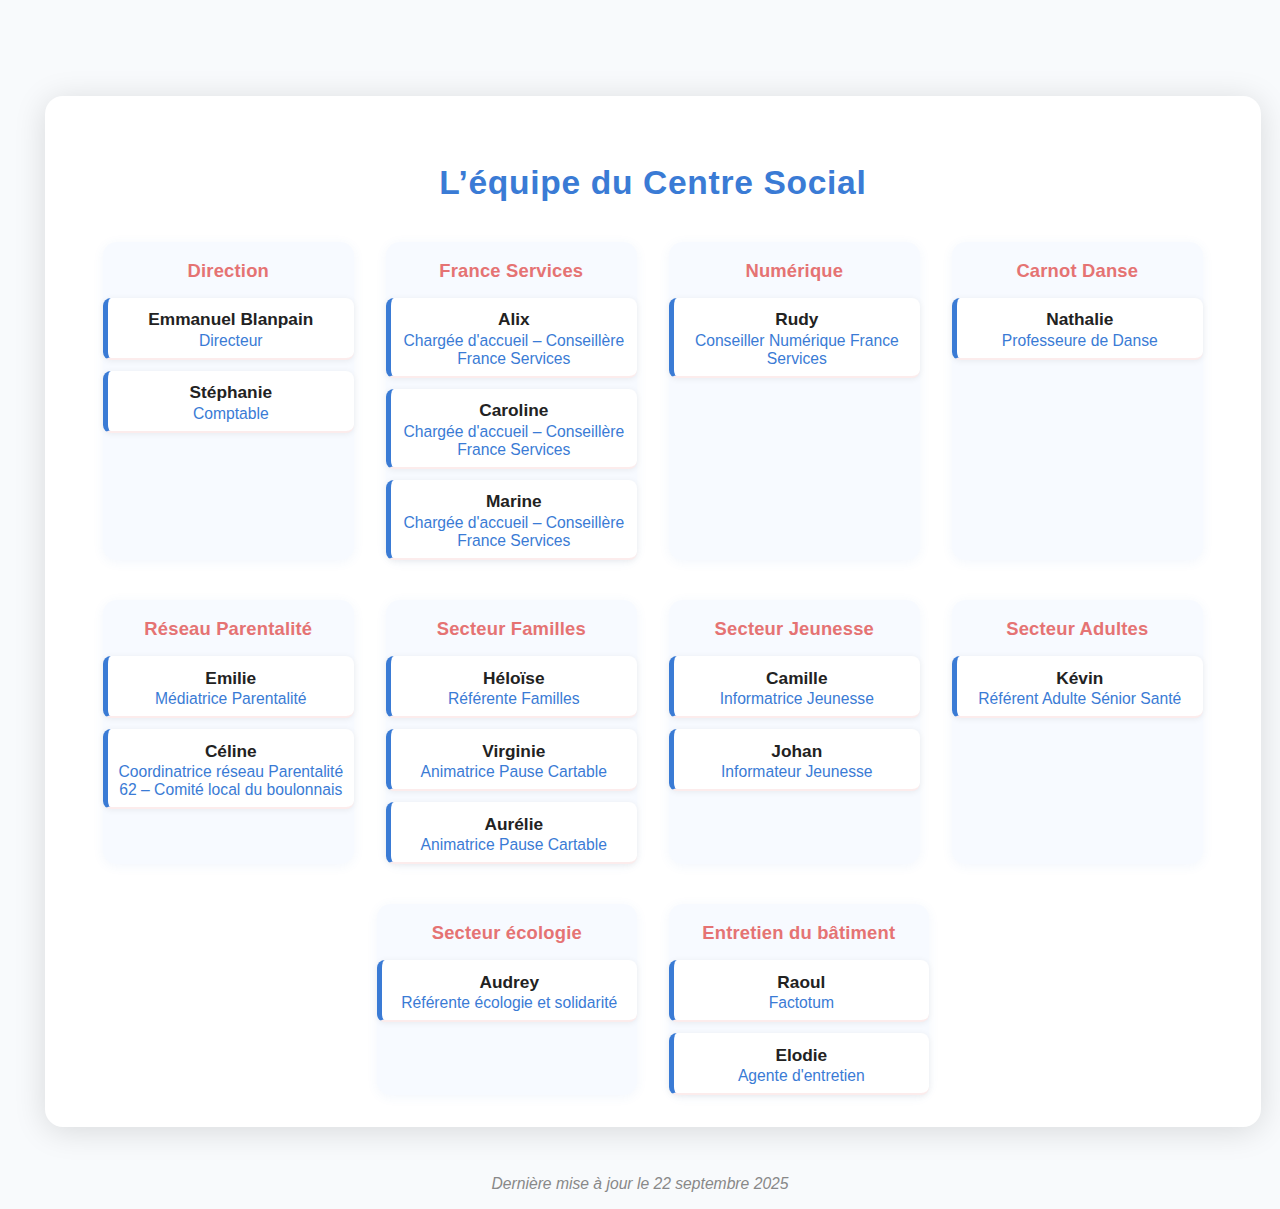
<file: empty.html>
<!DOCTYPE html>
<html lang="en">

<head>
  <meta charset="UTF-8">
  <meta name="viewport" content="width=device-width, initial-scale=1.0">
  <title>Document</title>
  <link rel="stylesheet" href="./files/styles.css">
</head>

<body>
  <main>
    <section class="equipe-centre">
      <h2>L’équipe du Centre Social</h2>
      <div class="equipe-secteurs">

        <div class="equipe-bloc">
          <h3>Direction</h3>
          <div class="equipe-list">
            <div class="equipe-card"><span class="equipe-nom">Emmanuel Blanpain</span><span
                class="equipe-role">Directeur</span></div>
            <div class="equipe-card"><span class="equipe-nom">Stéphanie</span><span class="equipe-role">Comptable</span>
            </div>
          </div>
        </div>

        <div class="equipe-bloc">
          <h3>France Services</h3>
          <div class="equipe-list">
            <div class="equipe-card"><span class="equipe-nom">Alix</span><span class="equipe-role">Chargée d'accueil –
                Conseillère France Services</span></div>
            <div class="equipe-card"><span class="equipe-nom">Caroline</span><span class="equipe-role">Chargée d'accueil
                –
                Conseillère France Services</span></div>
            <div class="equipe-card"><span class="equipe-nom">Marine</span><span class="equipe-role">Chargée d'accueil –
                Conseillère France Services</span></div>
          </div>
        </div>

        <div class="equipe-bloc">
          <h3>Numérique</h3>
          <div class="equipe-list">
            <div class="equipe-card"><span class="equipe-nom">Rudy</span><span class="equipe-role">Conseiller Numérique
                France Services</span></div>
          </div>
        </div>

        <div class="equipe-bloc">
          <h3>Carnot Danse</h3>
          <div class="equipe-list">
            <div class="equipe-card"><span class="equipe-nom">Nathalie</span><span class="equipe-role">Professeure de
                Danse</span></div>
          </div>
        </div>

        <div class="equipe-bloc">
          <h3>Réseau Parentalité</h3>
          <div class="equipe-list">
            <div class="equipe-card"><span class="equipe-nom">Emilie</span><span class="equipe-role">Médiatrice
                Parentalité</span></div>
            <div class="equipe-card"><span class="equipe-nom">Céline</span><span class="equipe-role">Coordinatrice
                réseau
                Parentalité 62 – Comité local du boulonnais</span></div>
          </div>
        </div>

        <div class="equipe-bloc">
          <h3>Secteur Familles</h3>
          <div class="equipe-list">
            <div class="equipe-card"><span class="equipe-nom">Héloïse</span><span class="equipe-role">Référente
                Familles</span></div>
            <div class="equipe-card"><span class="equipe-nom">Virginie</span><span class="equipe-role">Animatrice Pause
                Cartable</span></div>
            <div class="equipe-card"><span class="equipe-nom">Aurélie</span><span class="equipe-role">Animatrice Pause
                Cartable</span></div>
          </div>
        </div>

        <div class="equipe-bloc">
          <h3>Secteur Jeunesse</h3>
          <div class="equipe-list">
            <div class="equipe-card"><span class="equipe-nom">Camille</span><span class="equipe-role">Informatrice
                Jeunesse</span></div>
            <div class="equipe-card"><span class="equipe-nom">Johan</span><span class="equipe-role">Informateur
                Jeunesse</span></div>
          </div>
        </div>

        <div class="equipe-bloc">
          <h3>Secteur Adultes</h3>
          <div class="equipe-list">
            <div class="equipe-card"><span class="equipe-nom">Kévin</span><span class="equipe-role">Référent Adulte
                Sénior
                Santé</span></div>
          </div>
        </div>

        <div class="equipe-bloc">
          <h3>Secteur écologie</h3>
          <div class="equipe-list">
            <div class="equipe-card"><span class="equipe-nom">Audrey</span><span class="equipe-role">Référente écologie
                et
                solidarité</span></div>
          </div>
        </div>

        <div class="equipe-bloc">
          <h3>Entretien du bâtiment</h3>
          <div class="equipe-list">
            <div class="equipe-card"><span class="equipe-nom">Raoul</span><span class="equipe-role">Factotum</span>
            </div>
            <div class="equipe-card"><span class="equipe-nom">Elodie</span><span class="equipe-role">Agente
                d'entretien</span></div>
          </div>
        </div>

      </div>
    </section>
    <p class="maj-info">Dernière mise à jour le 22 septembre 2025</p>
  </main>
</body>

</html>
</file>
<file: files/styles.css>
html,
body {
  height: 100%;
  margin: 0;
  padding: 0;
}

body {
  min-height: 100vh;
  display: flex;
  flex-direction: column;
}

main {
  flex: 1 0 auto;
}

footer {
  background: #3a7bd5;
  color: #fff;
  text-align: center;
  padding: 1rem 0;
  margin-top: 2rem;
  font-size: 1rem;
}

.footer-container {
  display: flex;
  flex-wrap: wrap;
  justify-content: space-between;
  gap: 2em;
  max-width: 1200px;
  margin: 0 auto;
}

.footer-contact, .footer-links {
  flex: 1;
  min-width: 250px;
}

.footer-contact {
  background: none;
  box-shadow: none;
  color: inherit;
}


.footer-contact h3,
.footer-links h3 {
  font-size: 1.2em;
  margin-bottom: 0.5em;
}

.footer-links ul {
  list-style: none;
  padding: 0;
}

.footer-links li {
  margin: 0.4em 0;
}

.footer-links a,
.footer-contact a {
  color: #9dc6ff;
  text-decoration: none;
}

.footer-links a:hover,
.footer-contact a:hover {
  text-decoration: underline;
}

.footer-icon {
  margin-right: 0.5em;
}

.footer-bottom {
  text-align: center;
  margin-top: 2em;
  font-size: 0.85em;
  color: #ffffff;
}

body {
  font-family: 'Montserrat', Arial, sans-serif;
  margin: 0;
  background: #f8fafc;
  color: #222;
}

header {
  background-image: url(../imgs/bg.jpg);
  color: #fff;
  padding-bottom: 0;
  /* Enlève tout espace sous le hero */
}

nav {
  position: sticky;
  top: 0;
  z-index: 10;
  background: #3a7bd5;
  color: #fff;
  box-shadow: 0 2px 8px #3a7bd533;
  display: flex;
  justify-content: center;
  align-items: center;
  padding: 1.2rem 0 1.2rem 0;
  margin: 0;
  /* Pas d'espace au-dessus */
}

.logo {
  font-size: 2rem;
  font-weight: 700;
  letter-spacing: 2px;
}

nav ul {
  list-style: none;
  display: flex;
  gap: 2rem;
  margin: 0;
  padding: 0;
  justify-content: center;
  align-items: center;
  position: relative;
}

nav ul li {
  position: relative;
}

nav ul li a {
  color: #fff;
  text-decoration: none;
  font-weight: 500;
  font-size: 1.1rem;
  transition: color 0.25s, border-bottom 0.25s;
  border-bottom: 2px solid transparent;
  padding: 0.2rem 0.5rem;
  display: flex;
  align-items: center;
  gap: 0.5em;
}

nav ul li:hover>a,
nav ul li a:focus {
  background: #e6f0fa;
  color: #222;
  border-bottom: 2px solid #fff;
  border-radius: 6px 6px 0 0;
}

nav ul .submenu {
  display: none;
  position: absolute;
  left: 0;
  top: 100%;
  background: #fff;
  min-width: 220px;
  box-shadow: 0 2px 8px #ffb34733;
  border-radius: 0 0 10px 10px;
  padding: 0.5rem 0;
  z-index: 20;
  flex-direction: column;
  gap: 0;
  text-align: center;
}

nav ul li:hover>.submenu,
nav ul li:focus-within>.submenu {
  display: flex;
}

nav ul .submenu li a {
  color: #3a7bd5;
  font-weight: 500;
  padding: 0.7rem 1.2rem;
  background: none;
  border: none;
  border-radius: 0;
  font-size: 1rem;
  justify-content: center;
  text-align: center;
}

nav ul .submenu li a:hover,
nav ul .submenu li a:focus {
  background: #fff3e0;
  color: #222;
  border-radius: 0;
}

.hero {
  position: relative;
  height: 100vh;
  min-height: 500px;
  background: url(../imgs/bg.jpg) center center/cover no-repeat;
  display: flex;
  align-items: center;
  justify-content: center;
  margin-bottom: 0;
  /* Pas d'espace sous le hero */
}

.hero-overlay {
  background: rgba(0, 0, 0, 0.45);
  padding: 3rem 2rem;
  border-radius: 24px;
  text-align: center;
}

.hero h1 {
  color: #fff;
  font-size: 3.5rem;
  margin-bottom: 1.5rem;
  text-shadow: 0 4px 24px #0008;
}

.hero p {
  color: #fff;
  font-size: 1.7rem;
  text-shadow: 0 2px 12px #0008;
  margin-bottom: 2rem;
}

.cta {
  background: #fff;
  color: #ffb347;
  padding: 1rem 2rem;
  border-radius: 30px;
  font-weight: bold;
  text-decoration: none;
  font-size: 1.1rem;
  transition: background 0.2s, color 0.2s;
}

.cta:hover {
  background: #ffb347;
  color: #fff;
  border: 2px solid #fff;
}

main {
  max-width: 900px;
  margin: 2rem auto;
  padding: 0 1rem;
}

.actus,
.agenda {
  background: #fff;
  border-radius: 16px;
  box-shadow: 0 2px 8px #ffb34733;
  margin-bottom: 2rem;
  padding: 2rem;
}

.actus-list {
  display: flex;
  gap: 2rem;
  flex-wrap: wrap;
}

.actus-list article {
  flex: 1 1 200px;
  background: #e6f0fa;
  border-radius: 10px;
  padding: 1rem;
  margin-bottom: 1rem;
}

.hero-logo {
  display: block;
  margin: 0 auto 2rem auto;
  max-width: 180px;
  width: 100%;
  height: auto;
}

.bandeau-financeurs {
  background: #fff;
  padding: 0.7rem 0;
  text-align: center;
  box-shadow: 0 2px 8px #3a7bd533;
}

.bandeau-financeurs img {
  max-width: 90vw;
  max-height: 70px;
  width: auto;
  height: auto;
  object-fit: contain;
  vertical-align: middle;
}

/* Largeur accrue pour toutes les sections principales */
main,
section.agenda,
section.actus,
section.guide-rentree,
section.facebook-embed,
section.mot-president,
section.orga-president,
section.equipe-centre {
  max-width: 1200px;
  width: 95vw;
  margin-left: auto;
  margin-right: auto;
  box-sizing: border-box;
}

/* Pour les containers internes si besoin */
.guides-container,
.actus-list,
.equipe-secteurs {
  max-width: 1100px;
  width: 100%;
  margin-left: auto;
  margin-right: auto;
}

/* Responsive : garde un peu de marge sur petits écrans */
@media (max-width: 1300px) {

  main,
  section.agenda,
  section.actus,
  section.guide-rentree,
  section.facebook-embed,
  section.mot-president,
  section.orga-president,
  section.equipe-centre {
    max-width: 98vw;
    padding-left: 1vw;
    padding-right: 1vw;
  }
}

/* Responsive: menu en colonne sur mobile */
@media (max-width: 800px) {
  nav ul {
    flex-direction: column;
    gap: 0.5rem;
  }

  nav ul li {
    width: 100%;
  }

  nav ul .submenu {
    position: static;
    min-width: unset;
    box-shadow: none;
    border-radius: 0 0 10px 10px;
  }

  .facebook-feed-modern,
  .facebook-feed-modern iframe {
    max-width: 98vw !important;
    width: 100% !important;
  }
}

.arrow {
  font-size: 0.8em;
  margin-left: 0.3em;
  transition: transform 0.2s;
  display: inline-block;
}

/* Flèche qui pivote quand le menu est ouvert */
nav ul li:hover>a .arrow,
nav ul li:focus-within>a .arrow {
  transform: rotate(180deg);
}

.guide-rentree {
  max-width: 900px;
  margin: 2rem auto;
  padding: 2rem 1rem;
  background: #e6f0fa;
  border-radius: 18px;
  text-align: center;
}

.guide-rentree h2 {
  color: #3a7bd5;
  margin-bottom: 2rem;
}

.guides-container {
  display: flex;
  justify-content: center;
  gap: 2rem;
  flex-wrap: wrap;
}

.guide-img {
  max-width: 220px;
  width: 100%;
  border-radius: 12px;
  box-shadow: 0 2px 8px #3a7bd533;
}

figure {
  margin: 0;
}

figcaption {
  margin-top: 0.7rem;
  font-size: 1.1rem;
  color: #222;
}

.modal-guide {
  display: none;
  position: fixed;
  z-index: 1002;
  left: 0;
  top: 0;
  width: 100vw;
  height: 100vh;
  background: rgba(30, 40, 60, 0.85);
  justify-content: center;
  align-items: center;
  transition: opacity 0.2s;
}

.modal-guide.open {
  display: flex;
}

.modal-guide img {
  max-width: 90vw;
  max-height: 85vh;
  border-radius: 12px;
  box-shadow: 0 4px 32px #0008;
  background: #fff;
  padding: 1rem;
}

.modal-close {
  position: absolute;
  top: 2.5vh;
  right: 3vw;
  font-size: 2.5rem;
  color: #fff;
  cursor: pointer;
  z-index: 1003;
  font-weight: bold;
  text-shadow: 0 2px 8px #000a;
  transition: color 0.2s;
}

.modal-close:hover {
  color: #ff0000;
}

#calendar {
  background: #fff;
  border-radius: 16px;
  box-shadow: 0 2px 8px #3a7bd533;
  padding: 1.5rem;
  margin-top: 2rem;
}

.fc .fc-toolbar-title {
  color: #3a7bd5;
  font-size: 1.5rem;
}

.fc-event,
.fc-event-main {
  cursor: pointer;
}

.fc-daygrid-day.fc-day-past {
  background: #f0f0f0 !important;
  color: #707070 !important;
  opacity: 0.7;
}

.pastille-secteur {
  display: inline-block;
  font-size: 0.85em;
  border-radius: 1em;
  padding: 0.2em 0.8em;
  margin-right: 0.5em;
  margin-bottom: 0.2em;
  vertical-align: middle;
  font-weight: 600;
  letter-spacing: 0.03em;
  color: #fff;
}

.pastille-ecosol {
  background: #3a7bd5;
}

.pastille-familles {
  background: #43a047;
}

.pastille-pij {
  background: #fbc02d;
  color: #222;
}

.pastille-cyber-base {
  background: #8e24aa;
}

.pastille-adultes {
  background: #e53935;
}

.mot-president {
  max-width: 600px;
  margin: 4rem auto 3rem auto;
  background: #fff;
  border-radius: 18px;
  box-shadow: 0 4px 32px #0002;
  padding: 2.5rem 2rem 2rem 2rem;
  text-align: center;
  position: relative;
}

.mot-president h2 {
  font-family: 'Montserrat', sans-serif;
  font-size: 2.1rem;
  color: #3a7bd5;
  margin-bottom: 1.5rem;
  letter-spacing: 0.02em;
}

.mot-president blockquote {
  margin: 0;
  padding: 0;
  font-size: 1.18rem;
  color: #222;
  font-style: italic;
  line-height: 1.7;
  border-left: 5px solid #3a7bd5;
  background: #f7faff;
  border-radius: 10px;
  padding: 1.5rem 1.2rem 1.2rem 1.5rem;
  box-shadow: 0 2px 12px #3a7bd511;
}

.mot-president blockquote footer {
  margin-top: 1.5rem;
  font-style: normal;
  color: #ffffff;
  font-size: 1rem;
  letter-spacing: 0.01em;
}

.orga-president {
  max-width: 900px;
  margin: 3rem auto 3rem auto;
  background: #fff;
  border-radius: 18px;
  box-shadow: 0 4px 32px #0002;
  padding: 2.5rem 2rem 2rem 2rem;
  text-align: center;
  position: relative;
}

.orga-president h2 {
  font-family: 'Montserrat', sans-serif;
  font-size: 2rem;
  color: #e57373;
  margin-bottom: 2rem;
  letter-spacing: 0.02em;
}

.orga-grid {
  display: flex;
  flex-wrap: wrap;
  justify-content: center;
  gap: 2rem 1.5rem;
  margin-bottom: 1.5rem;
}

.orga-card {
  min-width: 180px;
  max-width: 220px;
  background: #f7f7f7;
  border-radius: 14px;
  box-shadow: 0 2px 12px #0001;
  padding: 1.2rem 1rem 1rem 1rem;
  display: flex;
  flex-direction: column;
  align-items: center;
  font-family: 'Montserrat', sans-serif;
  position: relative;
  border-left: 8px solid #e57373;
  border-bottom: 4px solid #e5737322;
  transition: transform 0.15s;
}

.orga-card:hover {
  transform: translateY(-6px) scale(1.03);
  box-shadow: 0 8px 24px #0002;
}

.orga-president {
  border-left-color: #388e3c;
}

.orga-vice {
  border-left-color: #fbc02d;
}

.orga-tresorier {
  border-left-color: #4db6ac;
}

.orga-tresorier-adj {
  border-left-color: #e57373;
}

.orga-secretaire {
  border-left-color: #fbc02d;
}

.orga-secretaire-adj {
  border-left-color: #388e3c;
}

.orga-role {
  font-size: 1.05rem;
  font-weight: 600;
  color: #555;
  margin-bottom: 0.5rem;
  letter-spacing: 0.01em;
}

.orga-name {
  font-size: 1.18rem;
  font-weight: bold;
  color: #222;
  letter-spacing: 0.01em;
}

.orga-desc {
  margin-top: 2rem;
  font-size: 1.08rem;
  color: #444;
  font-style: italic;
  background: #f7faff;
  border-radius: 8px;
  padding: 0.8rem 1rem;
  display: inline-block;
}

.orga-tree {
  display: flex;
  flex-direction: column;
  align-items: center;
  gap: 0;
  margin-bottom: 2rem;
  position: relative;
}

.orga-level {
  display: flex;
  justify-content: center;
  align-items: flex-start;
  gap: 2.5rem;
  position: relative;
}

.orga-level-1,
.orga-level-2 {
  margin-bottom: 0.5rem;
}

.orga-level-3 {
  gap: 5rem;
  margin-top: 0.5rem;
}

.orga-branch {
  display: flex;
  flex-direction: column;
  gap: 1.2rem;
  align-items: center;
}

.orga-connector {
  width: 2px;
  height: 24px;
  background: #e57373;
  margin: 0 auto;
}

/* Responsive */
@media (max-width: 900px) {
  .orga-level-3 {
    gap: 2rem;
  }
}

@media (max-width: 700px) {
  .orga-level-3 {
    flex-direction: column;
    gap: 1.5rem;
  }

  .orga-branch {
    flex-direction: row;
    gap: 1.2rem;
    justify-content: center;
  }

  .orga-card {
    min-width: 120px;
    max-width: 98vw;
    padding: 1rem 0.5rem;
  }
}

.equipe-centre {
  max-width: 1100px;
  margin: 4rem auto 3rem auto;
  background: #fff;
  border-radius: 18px;
  box-shadow: 0 4px 32px #0002;
  padding: 2.5rem 2rem 2rem 2rem;
  text-align: center;
  position: relative;
}

.equipe-centre h2 {
  font-family: 'Montserrat', sans-serif;
  font-size: 2.1rem;
  color: #3a7bd5;
  margin-bottom: 2.5rem;
  letter-spacing: 0.02em;
}

.equipe-secteurs {
  display: flex;
  flex-wrap: wrap;
  justify-content: center;
  gap: 2.5rem 2rem;
}

.equipe-bloc {
  background: #f7faff;
  border-radius: 14px;
  box-shadow: 0 2px 12px #3a7bd511;
  min-width: 220px;
  max-width: 260px;
  flex: 1 1 220px;
  display: flex;
  flex-direction: column;
  align-items: center;
}

.equipe-bloc h3 {
  font-size: 1.15rem;
  color: #e57373;
  margin-bottom: 1rem;
  font-family: 'Montserrat', sans-serif;
  font-weight: bold;
  letter-spacing: 0.01em;
}

.equipe-list {
  display: flex;
  flex-direction: column;
  gap: 0.7rem;
  width: 100%;
}

.equipe-card {
  background: #fff;
  border-radius: 8px;
  box-shadow: 0 1px 6px #0001;
  padding: 0.7rem 0.6rem 0.5rem 0.6rem;
  display: flex;
  flex-direction: column;
  align-items: center;
  font-family: 'Montserrat', sans-serif;
  border-left: 5px solid #3a7bd5;
  border-bottom: 2px solid #e5737322;
  transition: transform 0.12s;
}

.equipe-card:hover {
  transform: scale(1.04);
  box-shadow: 0 4px 16px #3a7bd522;
}

.equipe-nom {
  font-size: 1.08rem;
  font-weight: bold;
  color: #222;
  margin-bottom: 0.1rem;
}

.equipe-role {
  font-size: 0.98rem;
  color: #3a7bd5;
  font-weight: 500;
  text-align: center;
}

@media (max-width: 900px) {
  .equipe-secteurs {
    gap: 1.5rem 1rem;
  }

  .equipe-bloc {
    min-width: 180px;
    max-width: 98vw;
    padding: 1rem 0.5rem;
  }
}

@media (max-width: 700px) {
  .equipe-secteurs {
    flex-direction: column;
    align-items: center;
    gap: 1.2rem 0;
  }
}

/* WOW Service Civique Modern */
.wow-hero {
  position: relative;
  background: linear-gradient(120deg, #f3ff46 0%, #f4845f 50%, #3a7bd5 100%);
  border-radius: 32px;
  box-shadow: 0 12px 48px #3a7bd555, 0 0 0 12px #fff3 inset;
  padding: 3.5em 2.5em 2.8em 2.5em;
  margin: 3em auto 2em auto;
  max-width: 1200px;
  color: #fff;
  overflow: hidden;
  z-index: 1;
  animation: wowFadeIn 1s cubic-bezier(.4,0,.2,1);
}

@keyframes wowFadeIn {
  from { opacity: 0; transform: translateY(40px);}
  to { opacity: 1; transform: none;}
}

.wow-bg-glow {
  position: absolute;
  top: -80px;
  left: 50%;
  transform: translateX(-50%);
  width: 700px;
  height: 260px;
  background: radial-gradient(circle at 50% 40%, #fff9 0%, #fff0 80%);
  filter: blur(32px);
  opacity: 0.7;
  z-index: 0;
  pointer-events: none;
}

.wow-badge {
  display: inline-block;
  background: linear-gradient(90deg, #fff6 0%, #f7b267cc 60%, #3a7bd5cc 100%);
  color: #222;
  font-size: 1.1rem;
  font-weight: 700;
  border-radius: 1.2em;
  padding: 0.25em 1.1em;
  margin-left: 0.7em;
  vertical-align: middle;
  box-shadow: 0 2px 12px #fff7;
  letter-spacing: 0.03em;
  text-shadow: 0 1px 6px #fff9;
  animation: wowPop 1.2s cubic-bezier(.4,0,.2,1);
}

@keyframes wowPop {
  0% { transform: scale(0.7);}
  60% { transform: scale(1.15);}
  100% { transform: scale(1);}
}

.wow-intro p {
  font-size: 1.28rem;
  line-height: 1.9;
  color: #fff;
  margin-bottom: 1.3em;
  text-shadow: 0 2px 16px #0002, 0 1px 0 #fff3;
  font-family: 'Montserrat', Arial, sans-serif;
  animation: wowFadeIn 1.2s cubic-bezier(.4,0,.2,1);
}

.wow-emoji {
  font-size: 1.5em;
  margin-right: 0.2em;
  filter: drop-shadow(0 2px 8px #fff7);
}

.wow-info {
  background: rgba(255, 255, 255, 0.18);
  border-left: 6px solid #fff;
  border-radius: 12px;
  color: #fff;
  font-size: 1.13rem;
  font-weight: 600;
  margin: 1.5em 0 1.5em 0;
  padding: 1.1em 1.3em;
  box-shadow: 0 4px 24px #fff2;
  text-align: left;
  display: flex;
  align-items: center;
  gap: 0.7em;
  animation: wowFadeIn 1.4s cubic-bezier(.4,0,.2,1);
}

.wow-volontaires {
  margin: 2.5em auto 1.5em auto;
  max-width: 600px;
  background: rgba(255, 255, 255, 0.92);
  border-radius: 22px;
  box-shadow: 0 8px 32px #3a7bd522;
  padding: 2.2em 1.2em 1.7em 1.2em;
  text-align: center;
  position: relative;
  animation: wowFadeIn 1.6s cubic-bezier(.4,0,.2,1);
}

.volontaires-list-title {
  font-size: 1.6rem;
  font-weight: 800;
  color: #3a7bd5;
  letter-spacing: 0.03em;
  margin-bottom: 1.3em;
  font-family: 'Montserrat', Arial, sans-serif;
  text-shadow: 0 2px 8px #fff8;
}

.wow-volontaires ul {
  list-style: none;
  padding: 0;
  margin: 0;
  display: flex;
  justify-content: center;
  gap: 2.2em;
  flex-wrap: wrap;
}

.wow-volontaires li {
  display: flex;
  flex-direction: column;
  align-items: center;
  font-size: 1.18rem;
  font-weight: 700;
  color: #222;
  margin-bottom: 0.7em;
  transition: transform 0.18s;
  background: #fff;
  border-radius: 18px;
  box-shadow: 0 4px 24px #3a7bd522;
  padding: 1.2em 1.1em 1em 1.1em;
  min-width: 120px;
  animation: wowFadeIn 1.8s cubic-bezier(.4,0,.2,1);
}

.wow-volontaires li:hover {
  transform: translateY(-7px) scale(1.07) rotate(-2deg);
  box-shadow: 0 8px 32px #3a7bd533;
}

.wow-avatar {
  font-size: 2.7em;
  margin-bottom: 0.3em;
  filter: drop-shadow(0 2px 8px #3a7bd522);
  border-radius: 50%;
  padding: 0.2em 0.3em;
  background: linear-gradient(135deg,#fff6,#3a7bd5cc);
  box-shadow: 0 2px 12px #fff7;
  border: 3px solid #fff;
  transition: box-shadow 0.2s;
}

.wow-role-badge {
  display: inline-block;
  background: linear-gradient(90deg,#f3ff46 0%,#3a7bd5 100%);
  color: #222;
  font-size: 0.98em;
  font-weight: 600;
  border-radius: 1em;
  padding: 0.18em 0.9em;
  margin-top: 0.5em;
  letter-spacing: 0.01em;
  box-shadow: 0 2px 8px #3a7bd522;
}

.wow-cta-bloc {
  margin-top: 2.2em;
  text-align: center;
}

.wow-cta-btn {
  display: inline-block;
  background: linear-gradient(90deg,#3a7bd5 0%,#f4845f 100%);
  color: #fff;
  font-weight: 700;
  border-radius: 2em;
  padding: 1em 2.2em;
  font-size: 1.2rem;
  text-decoration: none;
  box-shadow: 0 4px 24px #3a7bd522;
  transition: background 0.2s, transform 0.18s;
  letter-spacing: 0.03em;
  border: none;
  outline: none;
  cursor: pointer;
  animation: wowPop 1.6s cubic-bezier(.4,0,.2,1);
}

.wow-cta-btn:hover {
  background: linear-gradient(90deg,#f4845f 0%,#3a7bd5 100%);
  color: #fff;
  transform: scale(1.07);
  box-shadow: 0 8px 32px #3a7bd533;
}

@media (max-width: 900px) {
  .wow-hero {
    padding: 1.5em 0.5em 1.5em 0.5em;
    max-width: 98vw;
  }

  .wow-volontaires ul {
    gap: 1.2em;
  }
}

@media (max-width: 700px) {
  .wow-hero h2 {
    font-size: 2rem;
  }

  .wow-intro p {
    font-size: 1.05rem;
  }

  .wow-volontaires ul {
    flex-direction: column;
    align-items: center;
    gap: 1.2em 0;
  }

  .wow-volontaires li {
    min-width: 90px;
    padding: 0.8em 0.6em 0.7em 0.6em;
  }
}

.vestiaire-solidaire {
  background: #fff8fc;
  border: 3px dashed #b48be3;
  border-radius: 18px;
  padding: 2.2em 1.5em 1.5em 1.5em;
  margin: 2em auto 2em auto;
  max-width: 600px;
  box-shadow: 0 4px 24px #b48be322;
  text-align: center;
}

.vestiaire-solidaire h2 {
  font-family: 'Montserrat', Arial, sans-serif;
  color: #3a7bd5;
  font-size: 2.1rem;
  margin-bottom: 0.3em;
  font-weight: 700;
  letter-spacing: 0.01em;
}

.vestiaire-solidaire .occasion {
  color: #1877f3;
  font-size: 1.1em;
  font-style: italic;
  font-weight: 600;
  margin-left: 0.2em;
}

.vestiaire-desc {
  font-size: 1.2rem;
  color: #a06cc7;
  margin-bottom: 1.2em;
  font-family: 'Montserrat', Arial, sans-serif;
}

.vestiaire-info {
  display: block;
  font-size: 1rem;
  color: #444;
  margin-top: 0.6em;
}

.vestiaire-horaires h3 {
  color: #1877f3;
  font-size: 1.1rem;
  margin-bottom: 0.5em;
  font-weight: 600;
}

.vestiaire-horaires ul {
  list-style: none;
  padding: 0;
  margin: 0 0 0.7em 0;
}

.vestiaire-horaires li {
  font-size: 1.08rem;
  color: #333;
  margin-bottom: 0.2em;
}

.vestiaire-entree {
  color: #e6a23c;
  font-size: 1.1rem;
  font-weight: 600;
  margin-top: 0.7em;
  letter-spacing: 0.01em;
}

.vestiaire-entree .arrow {
  font-size: 1.3em;
  vertical-align: middle;
  margin-left: 0.2em;
}

/* Ajoute à styles.css */
.volontariat-hero {
  position: relative;
  background: linear-gradient(120deg, #f3ff46 0%, #f4845f 50%, #3a7bd5 100%);
  border-radius: 28px;
  box-shadow: 0 8px 40px #3a7bd555, 0 0 0 8px #fff3 inset;
  padding: 3em 2.2em 2.5em 2.2em;
  margin: 3em auto 2em auto;
  max-width: 1200px;
  color: #fff;
  overflow: hidden;
  z-index: 1;
}

.volontariat-bg-glow {
  position: absolute;
  top: -80px;
  left: 50%;
  transform: translateX(-50%);
  width: 600px;
  height: 220px;
  background: radial-gradient(circle at 50% 40%, #fff7 0%, #fff0 80%);
  filter: blur(18px);
  opacity: 0.7;
  z-index: 0;
  pointer-events: none;
}

.volontariat-hero h2 {
  text-align: center;
  font-size: 3rem;
  font-family: 'Montserrat', Arial, sans-serif;
  font-weight: 900;
  letter-spacing: 0.04em;
  margin-bottom: 0.2em;
  margin-top: 0;
  position: relative;
  z-index: 2;
}

.volontariat-gradient {
  background: linear-gradient(90deg, #fff 10%, #fff6ec 40%, #f4845f 70%, #e5f0ff 100%);
  -webkit-background-clip: text;
  -webkit-text-fill-color: transparent;
  background-clip: text;
  filter: drop-shadow(0 2px 16px #fff8);
  text-shadow: 0 4px 24px #0003;
}

.volontariat-badge {
  display: inline-block;
  background: linear-gradient(90deg, #fff6 0%, #f7b267cc 60%, #3a7bd5cc 100%);
  color: #222;
  font-size: 1.1rem;
  font-weight: 700;
  border-radius: 1.2em;
  padding: 0.25em 1.1em;
  margin-left: 0.7em;
  vertical-align: middle;
  box-shadow: 0 2px 12px #fff7;
  letter-spacing: 0.03em;
  text-shadow: 0 1px 6px #fff9;
}

.volontariat-intro {
  position: relative;
  z-index: 2;
}

.volontariat-intro p {
  font-size: 1.22rem;
  line-height: 1.8;
  color: #fff;
  margin-bottom: 1.2em;
  text-shadow: 0 2px 16px #0002, 0 1px 0 #fff3;
  font-family: 'Montserrat', Arial, sans-serif;
}

.volontariat-info {
  background: rgba(255, 255, 255, 0.18);
  border-left: 6px solid #fff;
  border-radius: 12px;
  color: #fff;
  font-size: 1.13rem;
  font-weight: 600;
  margin: 1.5em 0 1.5em 0;
  padding: 1.1em 1.3em;
  box-shadow: 0 4px 24px #fff2;
  text-align: left;
  display: flex;
  align-items: center;
  gap: 0.7em;
}

.volontariat-info-icon {
  font-size: 1.6em;
  filter: drop-shadow(0 2px 8px #fff7);
}

@media (max-width: 700px) {
  .volontariat-hero {
    padding: 1.2em 0.5em 1.2em 0.5em;
    max-width: 98vw;
  }

  .volontariat-hero h2 {
    font-size: 2rem;
  }

  .volontariat-intro p {
    font-size: 1.05rem;
  }
}

.volontaires-list {
  margin: 2.5em auto 1.5em auto;
  max-width: 500px;
  background: rgba(255, 255, 255, 0.85);
  border-radius: 18px;
  box-shadow: 0 4px 24px #3a7bd522;
  padding: 1.7em 1em 1.3em 1em;
  text-align: center;
  position: relative;
}

.volontaires-list-title {
  font-size: 1.5rem;
  font-weight: 700;
  color: #3a7bd5;
  letter-spacing: 0.03em;
  margin-bottom: 1.1em;
  font-family: 'Montserrat', Arial, sans-serif;
  text-shadow: 0 2px 8px #fff8;
}

.volontaires-list ul {
  list-style: none;
  padding: 0;
  margin: 0;
  display: flex;
  justify-content: center;
  gap: 2.2em;
  flex-wrap: wrap;
}

.volontaires-list li {
  display: flex;
  flex-direction: column;
  align-items: center;
  font-size: 1.13rem;
  font-weight: 600;
  color: #222;
  margin-bottom: 0.7em;
  transition: transform 0.18s;
}

.volontaires-list li:hover {
  transform: translateY(-7px) scale(1.07) rotate(-2deg);
  box-shadow: 0 6px 24px #3a7bd533;
}

.volontaire-avatar {
  font-size: 2.5em;
  margin-bottom: 0.3em;
  filter: drop-shadow(0 2px 8px #3a7bd522);
}

.volontaire-name {
  font-size: 1.13em;
  letter-spacing: 0.01em;
  color: #3a7bd5;
  font-family: 'Montserrat', Arial, sans-serif;
}

.facebook-sel-follow-btn {
  background: #1877f3;
  color: #fff;
  font-weight: 600;
  border-radius: 8px;
  padding: 0.7em 1.5em;
  text-decoration: none;
  font-size: 1.1rem;
  display: inline-flex;
  align-items: center;
  transition: background 0.2s;
  box-shadow: 0 2px 8px #1877f322;
}

.facebook-sel-follow-btn:hover {
  background: #f1f1f1;
  color: #145db2
}

.sel-rules {
  background: #fff;
  border-radius: 12px;
  box-shadow: 0 2px 12px #3a7bd533;
  padding: 1.5rem;
  margin: 2rem auto;
  max-width: 800px;
}

.parentalite-section {
  max-width: 1000px;
  margin: 2rem auto;
  padding: 2rem;
  background: white;
  border-radius: 10px;
  box-shadow: 0 2px 15px rgba(0, 0, 0, 0.05);
}

.parentalite-section h2.section-title {
  color: #3a7bd5;
  text-align: center;
  font-size: 2.5rem;
  margin-bottom: 2rem;
  position: relative;
  padding-bottom: 1rem;
}

.parentalite-section h2.section-title:after {
  content: '';
  position: absolute;
  bottom: 0;
  left: 50%;
  transform: translateX(-50%);
  width: 100px;
  height: 3px;
  background: #3a7bd5;
}

.parentalite-intro {
  text-align: center;
  font-size: 1.1rem;
  line-height: 1.6;
  margin-bottom: 3rem;
  color: #444;
}

.parentalite-objectifs {
  background: #f8fafc;
  padding: 2rem;
  border-radius: 8px;
  margin-bottom: 3rem;
}

.parentalite-objectifs h3 {
  color: #3a7bd5;
  margin-bottom: 1.5rem;
  font-size: 1.4rem;
}

.parentalite-objectifs ul {
  list-style: none;
  padding: 0;
  margin: 0;
}

.parentalite-objectifs li {
  padding-left: 1.5rem;
  margin-bottom: 1rem;
  position: relative;
  line-height: 1.5;
}

.parentalite-objectifs li:before {
  content: '•';
  color: #3a7bd5;
  position: absolute;
  left: 0;
  font-size: 1.2em;
}

.parentalite-reseau {
  margin-bottom: 3rem;
  line-height: 1.6;
  color: #444;
}

.parentalite-contact {
  background: #3a7bd5;
  color: white;
  padding: 2rem;
  border-radius: 8px;
  text-align: center;
}

.parentalite-contact h3 {
  margin-bottom: 1.5rem;
  font-size: 1.4rem;
}

.contact-info {
  line-height: 1.8;
}

.contact-info a {
  color: white;
  text-decoration: none;
  border-bottom: 1px dotted white;
  transition: border-color 0.3s;
}

.contact-info a:hover {
  border-color: transparent;
}

.indev {
  text-align: center;
  max-width: 800px;
  margin: 4rem auto;
  padding: 2rem;
  background: white;
  border-radius: 10px;
  box-shadow: 0 2px 15px rgba(0, 0, 0, 0.05);
}

.indev h1 {
  color: #3a7bd5;
  font-size: 2.2rem;
  margin-bottom: 1.5rem;
}

.indev p {
  color: #444;
  font-size: 1.1rem;
  line-height: 1.6;
  margin-bottom: 1rem;
}

.indev a {
  color: #3a7bd5;
  text-decoration: none;
  border-bottom: 1px dotted #3a7bd5;
  transition: border-color 0.3s;
}

.indev a:hover {
  border-color: transparent;
}

.pause-cartable-section {
  display: flex;
  flex-direction: column;
  align-items: center;
  justify-content: center;
  background: #fff;
  border-radius: 18px;
  box-shadow: 0 4px 32px #3a7bd522;
  padding: 2.5rem 2rem 2rem 2rem;
  margin: 4rem auto 3rem auto;
  max-width: 420px;
  text-align: center;
}

.pause-cartable-title {
  font-family: 'Montserrat', cursive, Arial, sans-serif;
  color: #b94a2c;
  font-size: 2.5rem;
  margin-bottom: 1.2rem;
  letter-spacing: 0.03em;
  font-weight: 700;
}

.pause-cartable-content h3 {
  color: #222;
  font-size: 1.25rem;
  margin: 1.2rem 0 0.7rem 0;
  font-family: 'Montserrat', Arial, sans-serif;
}

.pause-cartable-horaires,
.pause-cartable-tarifs-list {
  list-style: none;
  padding: 0;
  margin: 0 0 1.2rem 0;
}

.pause-cartable-horaires li,
.pause-cartable-tarifs-list li {
  font-size: 1.13rem;
  color: #444;
  margin-bottom: 0.5rem;
  letter-spacing: 0.01em;
}

.pause-cartable-horaires li strong {
  color: #3a7bd5;
}

.pause-cartable-tarifs {
  font-size: 1.08rem;
  color: #b94a2c;
  margin-bottom: 0.5rem;
  font-style: italic;
}

.tarif-detail {
  color: #3a7bd5;
  font-size: 0.98em;
  margin-left: 0.3em;
  font-style: italic;
}

@media (max-width: 600px) {
  .pause-cartable-section {
    padding: 1.2rem 0.5rem;
    max-width: 98vw;
  }

  .pause-cartable-title {
    font-size: 1.5rem;
  }
}

/* Styles pour le carrousel d'images moderne et responsive */
.carousel-section {
  display: flex;
  flex-direction: column;
  align-items: center;
  margin: 2.5rem auto 3rem auto;
}

.carousel-container {
  display: flex;
  align-items: center;
  justify-content: center;
  background: #fff;
  border-radius: 16px;
  box-shadow: 0 4px 24px #3a7bd522;
  padding: 1.5rem 1rem;
  max-width: 420px;
  position: relative;
}

.carousel-images {
  width: 260px;
  height: 180px;
  overflow: hidden;
  display: flex;
  align-items: center;
  justify-content: center;
  position: relative;
}

.carousel-img {
  display: none;
  width: 100%;
  height: 100%;
  object-fit: cover;
  border-radius: 12px;
  box-shadow: 0 2px 12px #3a7bd511;
  transition: opacity 0.4s;
  position: absolute;
  left: 0;
  top: 0;
  cursor: pointer;
}

.carousel-img.active {
  display: block;
  opacity: 1;
  z-index: 2;
}

.carousel-btn {
  background: #3a7bd5;
  color: #fff;
  border: none;
  border-radius: 50%;
  width: 38px;
  height: 38px;
  font-size: 1.7rem;
  cursor: pointer;
  margin: 0 0.7rem;
  box-shadow: 0 2px 8px #3a7bd522;
  transition: background 0.2s;
  display: flex;
  align-items: center;
  justify-content: center;
}

.carousel-btn:hover {
  background: #145db2;
}

.carousel-dots {
  display: flex;
  justify-content: center;
  gap: 0.7rem;
  margin-top: 1rem;
}

.dot {
  width: 12px;
  height: 12px;
  background: #e0e0e0;
  border-radius: 50%;
  display: inline-block;
  transition: background 0.2s;
  cursor: pointer;
}

.dot.active {
  background: #3a7bd5;
}

@media (max-width: 600px) {
  .carousel-container {
    max-width: 98vw;
    padding: 1rem 0.2rem;
  }

  .carousel-images {
    width: 98vw;
    max-width: 260px;
    height: 140px;
  }
}

/* Styles pour la modale d'image du carrousel */
.carousel-modal {
  display: none;
  position: fixed;
  z-index: 1002;
  left: 0;
  top: 0;
  width: 100vw;
  height: 100vh;
  background: rgba(30, 40, 60, 0.85);
  justify-content: center;
  align-items: center;
  transition: opacity 0.2s;
}

.carousel-modal[style*="display: flex"] {
  display: flex !important;
}

.carousel-modal-img {
  max-width: 90vw;
  max-height: 85vh;
  border-radius: 16px;
  box-shadow: 0 4px 32px #0008;
  background: #fff;
  padding: 1rem;
  animation: modalZoomIn 0.2s;
}

@keyframes modalZoomIn {
  from {
    transform: scale(0.8);
    opacity: 0;
  }

  to {
    transform: scale(1);
    opacity: 1;
  }
}

.carousel-modal-close {
  position: absolute;
  top: 3vh;
  right: 4vw;
  font-size: 2.5rem;
  color: #fff;
  cursor: pointer;
  z-index: 1003;
  font-weight: bold;
  text-shadow: 0 2px 8px #000a;
  transition: color 0.2s;
  background: none;
  border: none;
}

.carousel-modal-close:hover {
  color: #ff0000;
}

.pause-cartable-texte {
  background: #fff;
  border-radius: 16px;
  box-shadow: 0 4px 24px #3a7bd522;
  max-width: 500px;
  margin: 2.5rem auto 3rem auto;
  padding: 2.2rem 1.5rem 2rem 1.5rem;
  text-align: center;
}

.pause-cartable-texte-title {
  color: #2476a6;
  font-family: 'Montserrat', cursive, Arial, sans-serif;
  font-size: 2.1rem;
  margin-bottom: 1.1rem;
  letter-spacing: 0.03em;
  font-weight: 700;
}

.pause-cartable-texte-slogan {
  color: #1e88a8;
  font-size: 1.15rem;
  margin-bottom: 1.2rem;
  font-style: italic;
  line-height: 1.6;
}

.pause-cartable-texte-horaires {
  color: #444;
  font-size: 1.13rem;
  margin-bottom: 1.2rem;
  line-height: 1.5;
}

.pause-cartable-texte-list {
  list-style: none;
  padding: 0;
  margin: 0;
}

.pause-cartable-texte-list li {
  color: #444;
  font-size: 1.08rem;
  margin-bottom: 0.7rem;
  line-height: 1.5;
}

.pause-cartable-texte-list strong {
  color: #2476a6;
}

@media (max-width: 600px) {
  .pause-cartable-texte {
    padding: 1.2rem 0.5rem;
    max-width: 98vw;
  }

  .pause-cartable-texte-title {
    font-size: 1.3rem;
  }
}

.maj-info {
  color: #888;
  font-size: 0.98rem;
  margin-top: 0.7em;
  font-style: italic;
  text-align: center;
}

.activites-familles {
  padding: 2rem;
  background: #f9f9f9;
  font-family: 'Montserrat', sans-serif;
  line-height: 1.6;
}

.activites-familles h2 {
  text-align: center;
  font-size: 2em;
  margin-bottom: 1.5rem;
  color: #2b7a4b;
}

.activites-familles article {
  margin-bottom: 2rem;
  padding: 1rem;
  background: #ffffff;
  border-left: 5px solid #2b7a4b;
  border-radius: 8px;
}

.activites-familles h3 {
  color: #444;
  margin-bottom: 0.5rem;
}

.activites-familles ul {
  padding-left: 1rem;
}

.activites-familles li {
  margin-bottom: 0.8rem;
}

.vacances {
  background: #fff5d1;
  padding: 1rem;
  border-left: 5px solid #f1b100;
  border-radius: 8px;
}

body.adultes-page {
  font-family: 'Montserrat', sans-serif;
  margin: 0;
  background: #fdfdfd;
  color: #333;
}

main.adultes-main {
  padding: 2rem;
}

h1.adultes-title,
h2.adultes-subtitle,
h3.adultes-day {
  color: #2b7a4b;
}

section.adultes-section {
  margin-bottom: 2rem;
}

article.adultes-jour {
  background: #ffffff;
  padding: 1rem 1.5rem;
  border-left: 4px solid #2b7a4b;
  margin-bottom: 1.5rem;
  border-radius: 8px;
  box-shadow: 0 2px 6px rgba(0, 0, 0, 0.05);
}

ul.adultes-liste {
  padding-left: 1.5rem;
}

li.adultes-activite {
  margin-bottom: 0.5rem;
}

.adultes-tarifs,
.adultes-plus {
  background: #fff;
  padding: 1.5rem;
  border-radius: 8px;
  box-shadow: 0 2px 6px rgba(0, 0, 0, 0.05);
  margin-bottom: 2rem;
}

.adultes-tarifs ul {
  list-style: none;
  padding-left: 0;
}

.adultes-tarifs li {
  margin-bottom: 0.5rem;
}

.video-section {
  background: #f7faff;
  border-radius: 18px;
  box-shadow: 0 2px 12px #1877f322;
  padding: 1rem 1.5rem 2.5rem 1.5rem;
  margin: 3rem auto 2.5rem auto;
  max-width: 700px;
  text-align: center;
}

.video-section h2 {
  color: #3a7bd5;
  font-size: 1.6rem;
  margin-bottom: 1.8rem;
  font-family: 'Montserrat', sans-serif;
  font-weight: bold;
}

.video-wrapper {
  position: relative;
  width: 100%;
  max-width: 700px;
  margin: 0 auto;
  padding-bottom: 56.25%; /* ratio 16:9 */
  height: 0;
  border-radius: 14px;
  overflow: hidden;
  box-shadow: 0 4px 24px #3a7bd522;
}

.video-wrapper iframe {
  position: absolute;
  top: 0; left: 0;
  width: 100%; height: 100%;
  border: none;
  border-radius: 14px;
}

/* Centrage de l'embed Facebook */
.sel-facebook-embed,
.facebook-feed-modern,
.fb-page,
.sel-facebook-follow {
  display: flex !important;
  justify-content: center !important;
  align-items: center !important;
  width: 100%;
}

.sel-facebook-follow {
  padding: 1rem 0;
}

.service-section {
  padding: 2rem;
  background: #f8f9fb;
  font-family: 'Montserrat', sans-serif;
}

.section-title {
  color: #5e60ce;
  font-size: 2rem;
  margin-bottom: 1rem;
}

.tarif-table {
  overflow-x: auto;
  margin: 2rem 0;
}

.tarif-table table {
  width: 100%;
  border-collapse: collapse;
  background: white;
  box-shadow: 0 4px 8px rgba(0,0,0,0.05);
}

.tarif-table th,
.tarif-table td {
  padding: 1rem;
  border: 1px solid #ddd;
  text-align: center;
}

.tarif-table th {
  background-color: #5e60ce;
  color: white;
}

.horaires {
  margin-top: 2rem;
  font-size: 1rem;
}

.horaires ul {
  list-style: none;
  padding-left: 0;
}

.home {
  display: block;
  text-align: center;
  font-size: 2.1rem;
  font-weight: 600;
  color: #145db2;
  margin: 2em auto 1.2em auto;
  max-width: 800px;
  line-height: 1.35;
  letter-spacing: 0.02em;
  text-shadow: 0 2px 8px #1877f322;
}

.modal-event-content {
  background: #fff;
  border-radius: 12px;
  box-shadow: 0 4px 32px #0008;
  padding: 2rem 2.2rem;
  max-width: 95vw;
  max-height: 85vh;
  overflow-y: auto;
  color: #222;
  position: relative;
}

.facebook-feed-modern iframe,
.guide-img {
  cursor: pointer;
}

.modal-event {
  display: none;
  position: fixed;
  z-index: 1002;
  left: 0;
  top: 0;
  width: 100vw;
  height: 100vh;
  background: rgba(30, 40, 60, 0.85);
  justify-content: center;
  align-items: center;
  transition: opacity 0.2s;
}

.modal-event.open {
  display: flex;
}

.facebook-followers {
  font-size: 1.1rem;
  color: #fff;
  font-weight: 500;
  margin-bottom: 0.5rem;
  margin-top: 0.2rem;
  letter-spacing: 0.01em;
}

.facebook-embed {
  max-width: 900px;
  margin: 2.5rem auto 2rem auto;
  text-align: center;
  background: #fff;
  border-radius: 14px;
  box-shadow: 0 2px 16px #0001;
  padding: 2rem 1rem 2.2rem 1rem;
}

.facebook-embed-modern {
  max-width: 700px;
  margin: 3rem auto 2.5rem auto;
  background: #fff;
  border-radius: 18px;
  box-shadow: 0 8px 32px #1877f322, 0 1.5px 8px #0001;
  padding: 0 0 2rem 0;
  overflow: hidden;
  display: flex;
  flex-direction: column;
  align-items: stretch;
}

.facebook-banner-top {
  display: flex;
  align-items: center;
  gap: 1.5rem;
  background: linear-gradient(90deg, #1877f3 80%, #3a7bd5 100%);
  color: #fff;
  padding: 2.2rem 2rem 2.2rem 2rem;
  border-radius: 18px 18px 0 0;
  justify-content: center;
  flex-wrap: wrap;
}

.facebook-icon-large {
  display: flex;
  align-items: center;
  justify-content: center;
  background: #fff2;
  border-radius: 50%;
  padding: 0.5rem;
}

.facebook-banner-top h3 {
  color: #fff;
  font-family: 'Montserrat', sans-serif;
  font-size: 1.5rem;
  margin: 0 0 0.5rem 0;
  letter-spacing: 0.01em;
  font-weight: bold;
}

.facebook-follow-btn {
  background: #fff;
  color: #1877f3;
  font-weight: 600;
  border-radius: 8px;
  padding: 0.7em 1.5em;
  text-decoration: none;
  font-size: 1.1rem;
  display: inline-flex;
  align-items: center;
  transition: background 0.2s;
  box-shadow: 0 2px 8px #1877f322;
}

.facebook-follow-btn:hover {
  background: #145db2;
  color: #fff
}

.modal {
  display: none;
  position: fixed;
  z-index: 9999;
  padding-top: 5vh;
  left: 0;
  top: 0;
  width: 100%;
  height: 100%;
  background-color: rgba(0,0,0,0.6);
}

.modal-content {
  background-color: #fff;
  margin: auto;
  padding: 1rem;
  border-radius: 5px;
  width: 100%;
  max-width: 1500px;
  height: 80vh;
  position: relative;
}

.modal-content iframe {
  width: 100%;
  height: 100%;
  border: none;
}

.close {
  position: absolute;
  top: 0.5em;
  right: 1em;
  font-size: 2em;
  cursor: pointer;
  color: #222;
}

.doc-container {
  margin-top: 2em;
  display: flex;
  gap: 1em;
  flex-wrap: wrap;
}

.doc-container button {
  background-color: #3a7bd5;
  color: white;
  border: none;
  padding: 0.8em 1.5em;
  border-radius: 8px;
  cursor: pointer;
  font-weight: bold;
  font-size: 1em;
}
</file>
